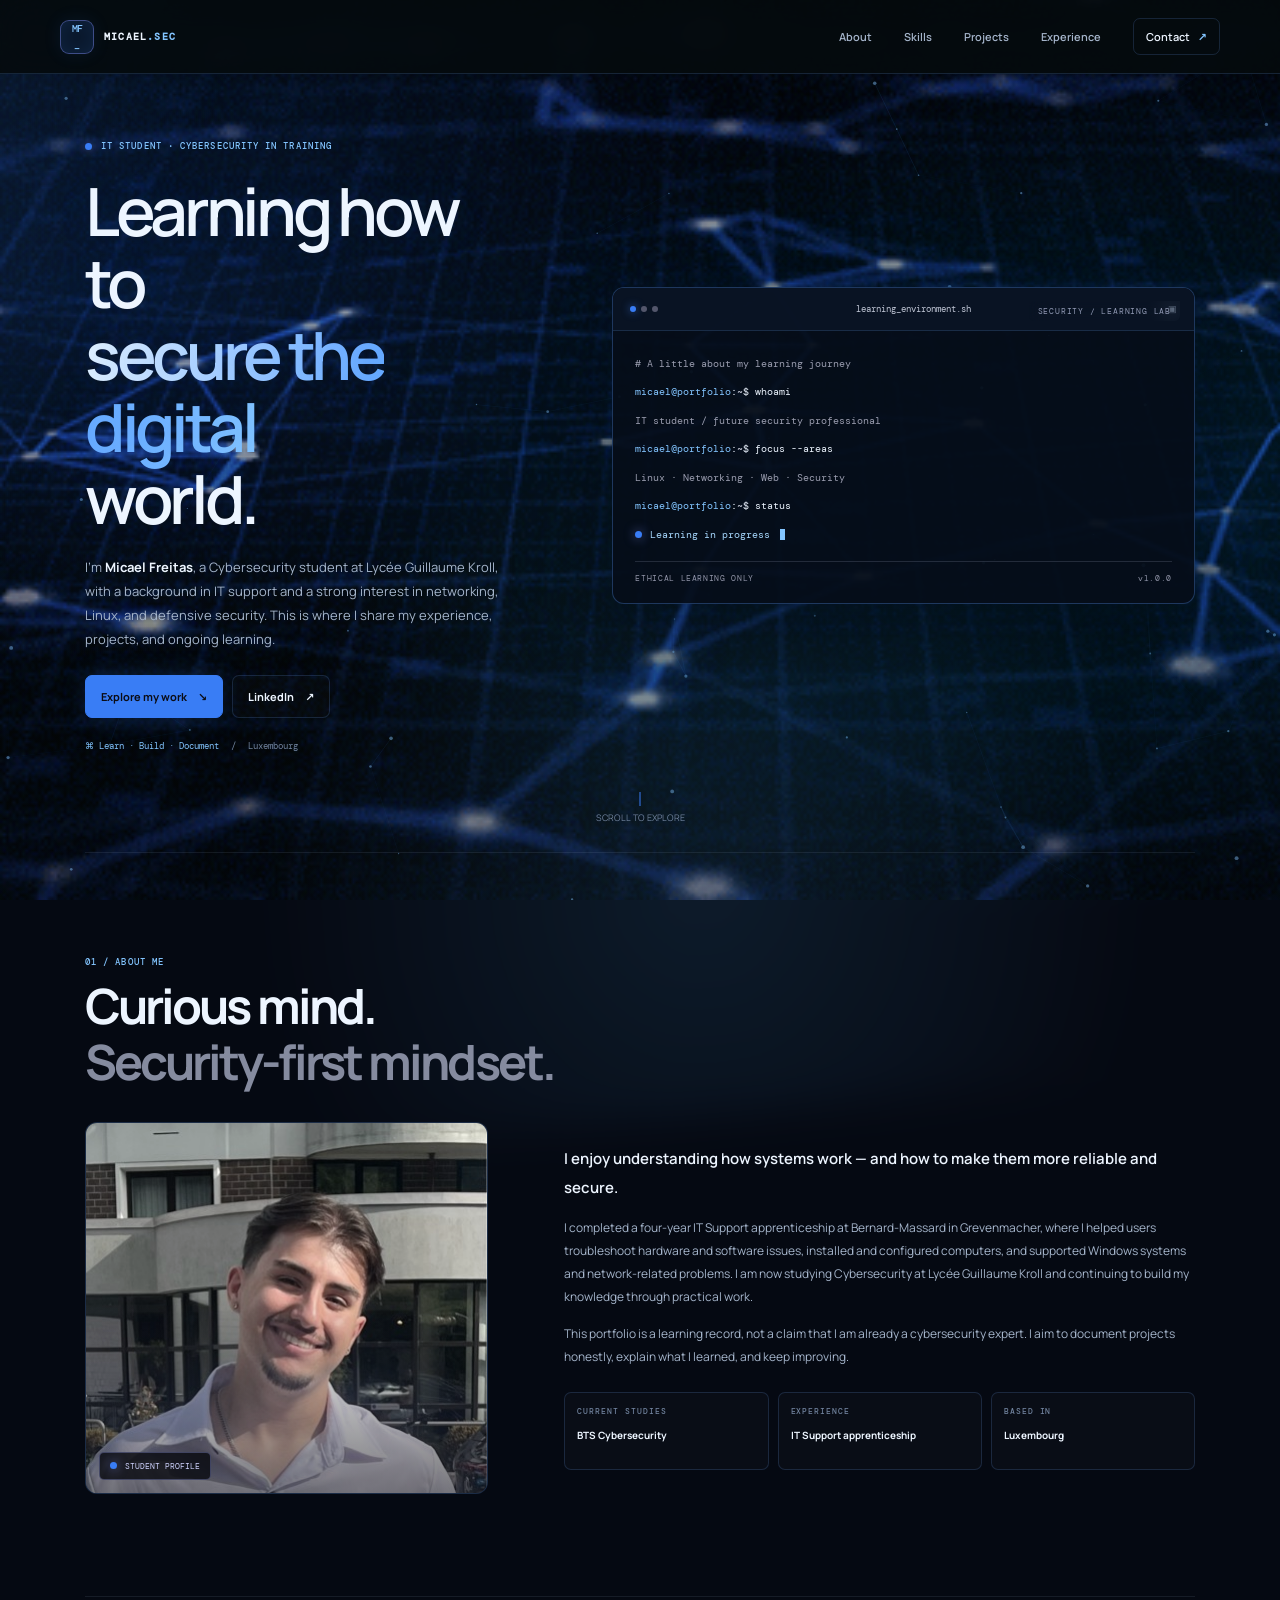
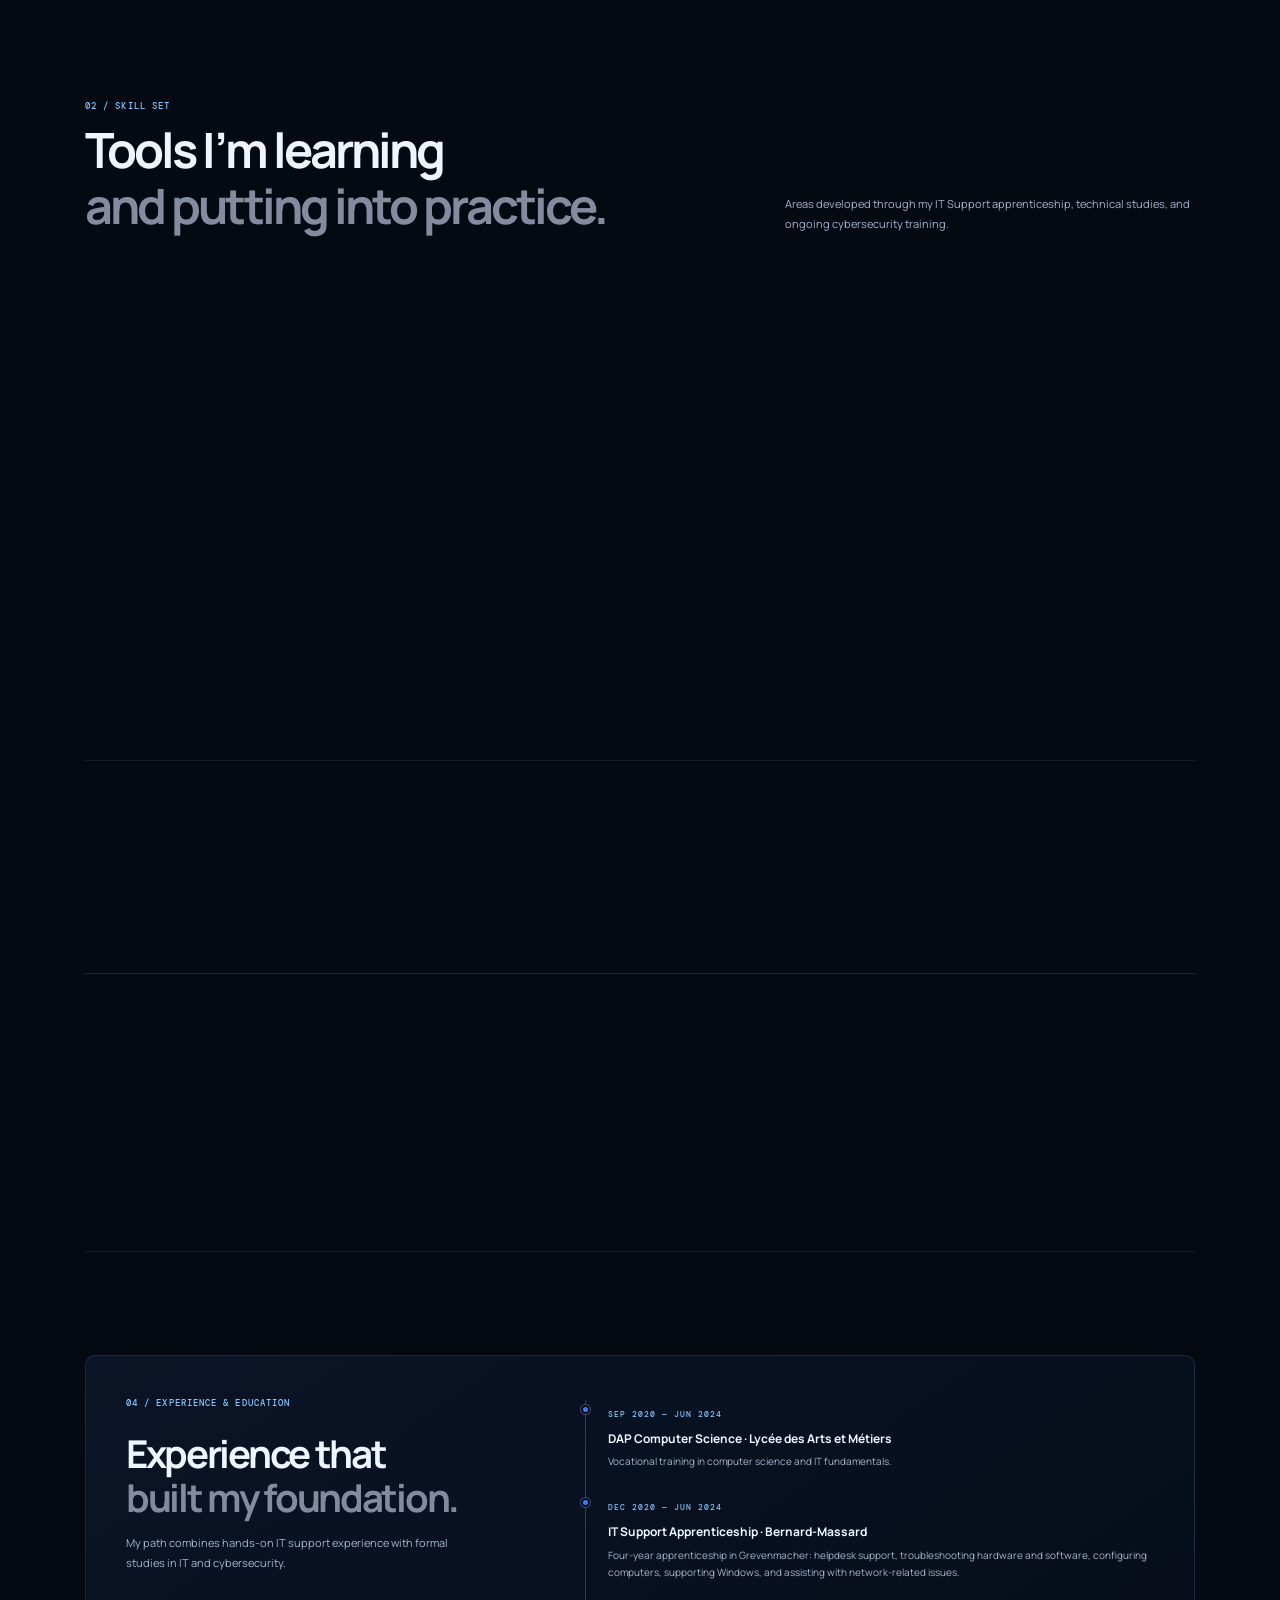
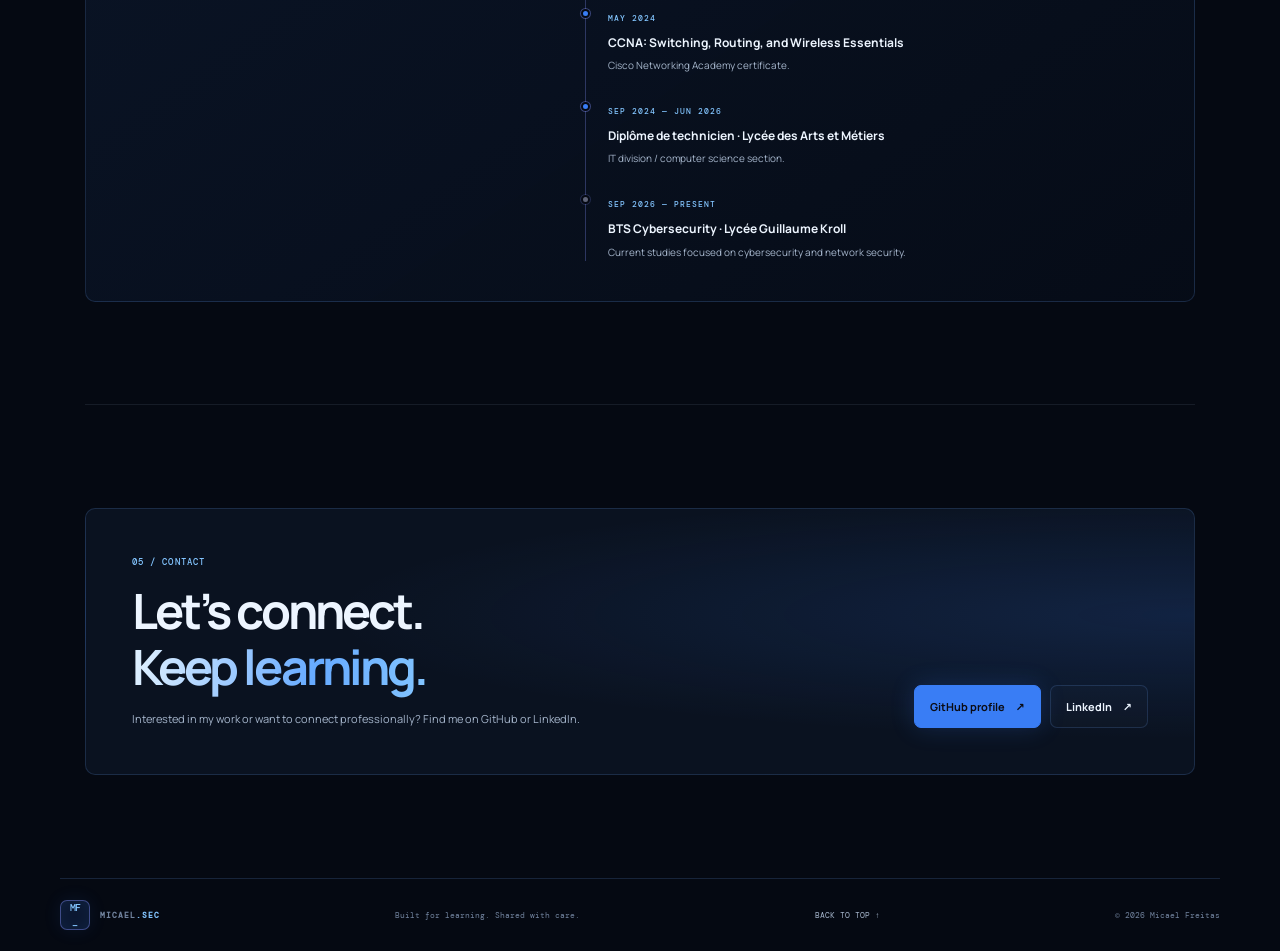
<file: index.html>
<!doctype html>
<html lang="en">
<head>
  <meta charset="utf-8">
  <meta name="viewport" content="width=device-width, initial-scale=1">
  <meta name="description" content="Micael Freitas — cybersecurity, network security, Linux and practical IT projects.">
  <meta name="theme-color" content="#07110f">
  <title>Micael Freitas — Cybersecurity Portfolio</title>
  <link rel="icon" href="assets/favicon.svg" type="image/svg+xml">
  <link rel="stylesheet" href="css/style.css">
  <script src="js/main.js" defer></script>
</head>
<body>
  <a class="skip-link" href="#main">Skip to content</a>

  <!-- Decorative background layers are hidden from assistive technology. -->
  <div class="background-grid" aria-hidden="true"></div>
  <div class="ambient ambient-one" aria-hidden="true"></div>
  <div class="ambient ambient-two" aria-hidden="true"></div>

  <!-- Site-wide brand and responsive navigation. -->
  <header class="site-header">
    <a class="brand" href="#home" aria-label="Micael Freitas home">
      <span class="brand-mark">MF<span>_</span></span>
      <span class="brand-label">MICAEL<span>.SEC</span></span>
    </a>

    <button class="menu-toggle" type="button" aria-expanded="false" aria-controls="site-nav">
      <span class="sr-only">Toggle navigation</span>
      <span></span><span></span><span></span>
    </button>

    <nav class="site-nav" id="site-nav" aria-label="Main navigation">
      <a href="#about">About</a>
      <a href="#skills">Skills</a>
      <a href="#projects">Projects</a>
      <a href="#learning">Experience</a>
      <a class="nav-contact" href="#contact">Contact <span aria-hidden="true">↗</span></a>
    </nav>
  </header>

  <main id="main">
    <!-- Introductory hero and terminal-style summary. -->
    <section class="hero section-wrap" id="home">
      <div class="hero-copy reveal">
        <p class="eyebrow"><span class="status-dot"></span> IT STUDENT · CYBERSECURITY IN TRAINING</p>
        <h1>Learning how to<br><span class="text-gradient">secure the digital</span><br>world.</h1>
        <p class="hero-intro">I'm <strong>Micael Freitas</strong>, a Cybersecurity student at Lycée Guillaume Kroll, with a background in IT support and a strong interest in networking, Linux, and defensive security. This is where I share my experience, projects, and ongoing learning.</p>
        <div class="hero-actions">
          <a class="button button-primary" href="#projects">Explore my work <span aria-hidden="true">↘</span></a>
          <a class="button button-quiet" href="https://www.linkedin.com/in/micael-freitas-517a07256/" target="_blank" rel="noopener noreferrer">LinkedIn <span aria-hidden="true">↗</span></a>
        </div>
        <div class="hero-meta">
          <span><span class="meta-icon">⌘</span> Learn · Build · Document</span>
          <span class="meta-separator">/</span>
          <span>Luxembourg</span>
        </div>
      </div>

      <div class="hero-panel reveal" aria-label="Cybersecurity learning terminal">
        <div class="terminal-top">
          <div class="terminal-lights"><i></i><i></i><i></i></div>
          <span>learning_environment.sh</span>
          <span class="terminal-lock" aria-hidden="true">▣</span>
        </div>
        <div class="terminal-body">
          <p class="terminal-muted"># A little about my learning journey</p>
          <p><span class="terminal-prompt">micael@portfolio</span>:<span class="terminal-path">~</span>$ whoami</p>
          <p class="terminal-output">IT student / future security professional</p>
          <p><span class="terminal-prompt">micael@portfolio</span>:<span class="terminal-path">~</span>$ focus --areas</p>
          <p class="terminal-output">Linux · Networking · Web · Security</p>
          <p><span class="terminal-prompt">micael@portfolio</span>:<span class="terminal-path">~</span>$ status</p>
          <p class="terminal-success"><span class="status-dot"></span> Learning in progress<span class="cursor" aria-hidden="true"></span></p>
          <div class="terminal-divider"></div>
          <div class="terminal-bottom"><span>ETHICAL LEARNING ONLY</span><span>v1.0.0</span></div>
        </div>
      </div>
      <a class="scroll-cue" href="#about"><span></span> SCROLL TO EXPLORE</a>
    </section>

    <!-- Background, experience, and learning goals. -->
    <section class="section-wrap section-block" id="about">
      <div class="section-heading reveal">
        <p class="eyebrow">01 / ABOUT ME</p>
        <h2>Curious mind.<br><span class="text-muted">Security-first mindset.</span></h2>
      </div>
      <div class="about-layout">
        <div class="about-photo reveal">
          <!-- Put your own photo at assets/profile.jpg. If you do not want a photo, remove this block. -->
          <img src="assets/profile.jpg" alt="Portrait of Micael Freitas">
          <div class="photo-fallback" aria-hidden="true"><span>MF<span>_</span></span><small>YOUR PHOTO<br>GOES HERE</small></div>
          <div class="photo-tag"><span class="status-dot"></span> STUDENT PROFILE</div>
        </div>
        <div class="about-copy reveal">
          <p class="lead">I enjoy understanding how systems work — and how to make them more reliable and secure.</p>
          <p>I completed a four-year IT Support apprenticeship at Bernard-Massard in Grevenmacher, where I helped users troubleshoot hardware and software issues, installed and configured computers, and supported Windows systems and network-related problems. I am now studying Cybersecurity at Lycée Guillaume Kroll and continuing to build my knowledge through practical work.</p>
          <p>This portfolio is a learning record, not a claim that I am already a cybersecurity expert. I aim to document projects honestly, explain what I learned, and keep improving.</p>
          <div class="about-facts">
            <div><span class="fact-label">CURRENT STUDIES</span><strong>BTS Cybersecurity</strong></div>
            <div><span class="fact-label">EXPERIENCE</span><strong>IT Support apprenticeship</strong></div>
            <div><span class="fact-label">BASED IN</span><strong>Luxembourg</strong></div>
          </div>
        </div>
      </div>
    </section>

    <!-- Technical skills and tools currently in practice. -->
    <section class="section-wrap section-block" id="skills">
      <div class="section-heading reveal">
        <p class="eyebrow">02 / SKILL SET</p>
        <h2>Tools I’m learning<br><span class="text-muted">and putting into practice.</span></h2>
        <p class="section-description">Areas developed through my IT Support apprenticeship, technical studies, and ongoing cybersecurity training.</p>
      </div>
      <div class="skill-grid">
        <article class="skill-card reveal"><div class="skill-icon">⌁</div><p class="card-index">01 / SYSTEMS</p><h3>Linux & Administration</h3><p>Shell commands, users and permissions, services, logs, and virtual machines.</p><div class="tag-list"><span>Linux</span><span>Bash</span><span>VirtualBox</span></div></article>
        <article class="skill-card reveal"><div class="skill-icon">⌘</div><p class="card-index">02 / NETWORKS</p><h3>Networking</h3><p>IP addressing, ports, DNS, firewalls, packet analysis, and network fundamentals.</p><div class="tag-list"><span>TCP/IP</span><span>DNS</span><span>Wireshark</span></div></article>
        <article class="skill-card reveal"><div class="skill-icon">⌬</div><p class="card-index">03 / WEB</p><h3>Web Development</h3><p>Building web pages and learning how frontends connect to APIs and databases.</p><div class="tag-list"><span>HTML/CSS</span><span>JavaScript</span><span>PHP</span></div></article>
        <article class="skill-card reveal"><div class="skill-icon">⛨</div><p class="card-index">04 / SECURITY</p><h3>Security Fundamentals</h3><p>Learning defensive security, access control, secure configuration, and ethical testing in labs.</p><div class="tag-list"><span>Firewalls</span><span>Hardening</span><span>Lab practice</span></div></article>
      </div>
    </section>

    <!-- Selected project with a link to its repository. -->
    <section class="section-wrap section-block" id="projects">
      <div class="section-heading project-heading reveal">
        <div><p class="eyebrow">03 / SELECTED WORK</p><h2>Projects & <span class="text-muted">practice.</span></h2></div>
        <span class="small-counter">01 — 03</span>
      </div>
      <div class="project-list">
        <article class="project-card reveal">
          <div class="project-number">01</div>
          <div class="project-main"><div class="project-topline"><span class="project-type">WEB DEVELOPMENT</span><span class="project-status">EXISTING PROJECT</span></div><h3>Webap1 Project</h3><p>A web project from my studies. Explore the repository to see the implementation and files.</p><div class="tag-list"><span>JavaScript</span><span>Web</span><span>School project</span></div></div>
          <a class="project-link" href="https://github.com/FreMi185/Webap1_Projekt" target="_blank" rel="noopener noreferrer" aria-label="Open Webap1 Project on GitHub">↗</a>
        </article>
      </div>
    </section>

    <!-- Education and work experience, shown as a timeline. -->
    <section class="section-wrap section-block" id="learning">
      <div class="learning-panel reveal">
        <div><p class="eyebrow">04 / EXPERIENCE & EDUCATION</p><h2>Experience that<br><span class="text-muted">built my foundation.</span></h2><p>My path combines hands-on IT support experience with formal studies in IT and cybersecurity.</p></div>
        <div class="log-list">
          <div class="log-entry"><span class="log-dot"></span><div><span class="log-date">SEP 2020 — JUN 2024</span><h3>DAP Computer Science · Lycée des Arts et Métiers</h3><p>Vocational training in computer science and IT fundamentals.</p></div></div>
          <div class="log-entry"><span class="log-dot"></span><div><span class="log-date">DEC 2020 — JUN 2024</span><h3>IT Support Apprenticeship · Bernard-Massard</h3><p>Four-year apprenticeship in Grevenmacher: helpdesk support, troubleshooting hardware and software, configuring computers, supporting Windows, and assisting with network-related issues.</p></div></div>
          <div class="log-entry"><span class="log-dot"></span><div><span class="log-date">MAY 2024</span><h3>CCNA: Switching, Routing, and Wireless Essentials</h3><p>Cisco Networking Academy certificate.</p></div></div>
          <div class="log-entry"><span class="log-dot"></span><div><span class="log-date">SEP 2024 — JUN 2026</span><h3>Diplôme de technicien · Lycée des Arts et Métiers</h3><p>IT division / computer science section.</p></div></div>
          <div class="log-entry"><span class="log-dot log-dot-dim"></span><div><span class="log-date">SEP 2026 — PRESENT</span><h3>BTS Cybersecurity · Lycée Guillaume Kroll</h3><p>Current studies focused on cybersecurity and network security.</p></div></div>
        </div>
      </div>
    </section>

    <!-- Professional contact links. -->
    <section class="section-wrap section-block contact-section" id="contact">
      <div class="contact-box reveal">
        <p class="eyebrow">05 / CONTACT</p>
        <h2>Let’s connect.<br><span class="text-gradient">Keep learning.</span></h2>
        <p>Interested in my work or want to connect professionally? Find me on GitHub or LinkedIn.</p>
        <div class="hero-actions">
          <a class="button button-primary" href="https://github.com/FreMi185" target="_blank" rel="noopener noreferrer">GitHub profile <span aria-hidden="true">↗</span></a>
          <a class="button button-quiet" href="https://www.linkedin.com/in/micael-freitas-517a07256/" target="_blank" rel="noopener noreferrer">LinkedIn <span aria-hidden="true">↗</span></a>
        </div>
      </div>
    </section>
  </main>

  <!-- Shared links and copyright information. -->
  <footer class="site-footer section-wrap">
    <a class="brand brand-small" href="#home"><span class="brand-mark">MF<span>_</span></span><span class="brand-label">MICAEL<span>.SEC</span></span></a>
    <p>Built for learning. Shared with care.</p>
    <a href="#home" class="back-top">BACK TO TOP ↑</a>
    <p class="copyright">© <span id="year">2026</span> Micael Freitas</p>
  </footer>
</body>
</html>
</file>
<file: css/style.css>
@import url('https://fonts.googleapis.com/css2?family=DM+Mono:wght@400;500&family=Manrope:wght@400;500;600;700;800&display=swap');

:root {
  color-scheme: dark;
  --black: #050912;
  --surface: #0a1220;
  --surface-2: #101d30;
  --white: #edf5ff;
  --gray: #a5b5cb;
  --gray-low: #71839e;
  --stroke: rgba(105, 163, 240, .18);
  --blue: #397df5;
  --blue-bright: #83c5ff;
  --blue-wash: rgba(57, 125, 245, .12);
  --sans: 'Manrope', Inter, system-ui, -apple-system, BlinkMacSystemFont, 'Segoe UI', sans-serif;
  --mono: 'DM Mono', ui-monospace, SFMono-Regular, Consolas, monospace;
  --page: 1160px;
}

* { box-sizing: border-box; }
html { scroll-behavior: smooth; scroll-padding-top: 90px; background: var(--black); }
body {
  min-width: 320px;
  margin: 0;
  overflow-x: hidden;
  color: var(--white);
  background: radial-gradient(ellipse at 68% 8%, rgba(69, 74, 145, .16), transparent 38rem), var(--black);
  font: 400 14px/1.75 var(--sans);
  -webkit-font-smoothing: antialiased;
}
::selection { color: white; background: #5968dd; }
a { color: inherit; transition: color .2s ease, background .2s ease, border-color .2s ease, transform .2s ease; }
button { color: inherit; font: inherit; }
:focus-visible { outline: 2px solid var(--blue-bright); outline-offset: 4px; }
.sr-only { position: absolute; width: 1px; height: 1px; padding: 0; margin: -1px; overflow: hidden; clip: rect(0,0,0,0); white-space: nowrap; border: 0; }
.skip-link { position: fixed; z-index: 100; top: 12px; left: 12px; padding: 10px 14px; color: #080910; background: var(--blue-bright); transform: translateY(-150%); }
.skip-link:focus { transform: translateY(0); }

/* Decorative layers: animated grid, glow, and GIF background. */
.background-grid { position: fixed; inset: 0; z-index: -2; pointer-events: none; opacity: .13; background-image: radial-gradient(rgba(180,190,220,.55) .7px,transparent .7px); background-size: 34px 34px; mask-image: linear-gradient(#000,transparent 84%); }
.ambient { position: fixed; z-index: -1; width: 34rem; height: 34rem; border-radius: 50%; pointer-events: none; filter: blur(2px); }
.ambient-one { top: 12rem; left: -29rem; border: 1px solid rgba(130,145,255,.1); background: radial-gradient(circle,rgba(130,145,255,.08),transparent 70%); }
.ambient-two { top: 68rem; right: -28rem; border: 1px solid rgba(130,145,255,.07); background: radial-gradient(circle,rgba(130,145,255,.06),transparent 70%); }

.site-header { position: sticky; z-index: 20; top: 0; display: flex; min-height: 74px; align-items: center; justify-content: space-between; padding: 0 max(25px,calc((100vw - var(--page))/2)); border-bottom: 1px solid rgba(180,190,220,.08); background: rgba(9,10,16,.78); backdrop-filter: blur(16px); }
.brand { display: inline-flex; align-items: center; gap: 10px; flex: 0 0 auto; text-decoration: none; }
.brand-mark { display: grid; width: 34px; height: 34px; place-items: center; border: 1px solid rgba(130,145,255,.44); border-radius: 9px; color: var(--blue-bright); background: var(--blue-wash); font: 500 10px var(--mono); letter-spacing: -.08em; }
.brand-mark span, .brand-label span { color: var(--blue-bright); }
.brand-label { font: 700 10px var(--mono); letter-spacing: .12em; }
.site-nav { display: flex; align-items: center; gap: clamp(17px,2.6vw,32px); }
.site-nav a { color: var(--gray); font-size: 11px; font-weight: 600; text-decoration: none; }
.site-nav a:hover { color: var(--white); }
.site-nav .nav-contact { padding: 8px 12px; border: 1px solid var(--stroke); border-radius: 7px; color: var(--white); }
.nav-contact span { margin-left: 6px; color: var(--blue-bright); }
.menu-toggle { display: none; }
.section-wrap { width: min(var(--page),calc(100% - 50px)); margin-inline: auto; }

/* Header and navigation */
/* Hero and reusable buttons */
.hero { position: relative; display: grid; min-height: min(820px,calc(100svh - 74px)); grid-template-columns: minmax(0,.86fr) minmax(420px,1.14fr); align-items: center; gap: clamp(44px,7vw,88px); padding-block: 65px 100px; }
.hero-copy { max-width: 520px; }
.eyebrow, .card-index, .project-type, .project-status, .fact-label, .log-date, .small-counter { color: var(--blue-bright); font: 500 9px/1.6 var(--mono); letter-spacing: .12em; text-transform: uppercase; }
.eyebrow { display: flex; align-items: center; gap: 9px; margin: 0 0 22px; }
.status-dot { display: inline-block; width: 7px; height: 7px; flex: 0 0 auto; border-radius: 50%; background: var(--blue); box-shadow: 0 0 11px rgba(130,145,255,.65); }
.hero h1 { max-width: 100%; margin: 0; font-size: clamp(2.8rem,5.2vw,5.2rem); font-weight: 600; line-height: 1.08; letter-spacing: -.065em; overflow-wrap: break-word; text-wrap: balance; }
.text-gradient { color: var(--blue-bright); background: linear-gradient(100deg,#b6beff,var(--blue) 72%,#8ba8ff); -webkit-background-clip: text; background-clip: text; -webkit-text-fill-color: transparent; }
.text-muted { color: #858b9f; }
.hero-intro { max-width: 490px; margin: 20px 0 24px; color: var(--gray); font-size: 13px; line-height: 1.85; }
.hero-intro strong { color: var(--white); }
.hero-actions { display: flex; flex-wrap: wrap; gap: 9px; }
.button { display: inline-flex; min-height: 43px; align-items: center; justify-content: center; gap: 11px; padding: 0 15px; border: 1px solid transparent; border-radius: 7px; font-size: 11px; font-weight: 700; text-decoration: none; }
.button-primary { border-color: var(--blue); color: #0b0c14; background: var(--blue); }
.button-primary:hover { transform: translateY(-2px); border-color: var(--blue-bright); background: var(--blue-bright); }
.button-quiet { border-color: var(--stroke); color: var(--white); background: rgba(255,255,255,.015); }
.button-quiet:hover { border-color: rgba(130,145,255,.5); color: var(--blue-bright); }
.hero-meta { display: flex; flex-wrap: wrap; gap: 9px 12px; margin-top: 22px; color: var(--gray-low); font: 9px var(--mono); }
.hero-meta > span:first-child { color: var(--blue-bright); }
.scroll-cue { position: absolute; bottom: 28px; left: 50%; display: grid; justify-items: center; gap: 5px; color: var(--gray-low); font: 9px var(--sans); text-decoration: none; transform: translateX(-50%); }
.scroll-cue span { display: block; width: 1px; height: 14px; background: var(--blue); }
.scroll-cue:hover { color: var(--gray); }

/* Terminal card */
.hero-panel { position: relative; display: flex; min-height: clamp(400px,42vw,510px); flex-direction: column; justify-content: space-between; overflow: hidden; border: 1px solid rgba(166,177,255,.2); border-radius: 15px; background: #0b0c12; box-shadow: 0 35px 100px rgba(0,0,0,.4); isolation: isolate; }
.hero-portrait, .hero-image-shade { position: absolute; z-index: -1; inset: 0; width: 100%; height: 100%; }
.hero-portrait { object-fit: cover; object-position: center 28%; filter: saturate(.62) contrast(1.08) brightness(.72); }
.hero-image-shade { background: linear-gradient(180deg,rgba(8,9,15,.24),transparent 34%,rgba(8,9,15,.18) 54%,rgba(8,9,15,.94) 100%),linear-gradient(90deg,rgba(8,9,15,.18),transparent 65%); }
.hero-panel::before { position: absolute; z-index: 2; top: 0; right: 18px; padding: 5px 9px; border: 1px solid rgba(190,197,255,.23); border-top: 0; border-radius: 0 0 5px 5px; color: #d0d4ff; background: rgba(9,10,17,.6); content: 'SECURITY / LEARNING LAB'; font: 8px var(--mono); letter-spacing: .1em; backdrop-filter: blur(10px); }
.terminal-top { position: relative; z-index: 1; display: flex; align-items: center; justify-content: space-between; gap: 12px; margin: 15px; padding: 11px 13px; border: 1px solid rgba(240,240,255,.13); border-radius: 7px; color: #e0e1eb; background: rgba(9,10,17,.52); font: 9px var(--mono); backdrop-filter: blur(12px); }
.terminal-lights { display: flex; gap: 5px; }
.terminal-lights i { width: 6px; height: 6px; border-radius: 50%; background: #53566b; }
.terminal-lights i:first-child { background: var(--blue); box-shadow: 0 0 8px rgba(130,145,255,.6); }
.terminal-lock { color: var(--gray); }
.terminal-body { position: relative; z-index: 1; margin-top: auto; padding: 25px 23px 19px; background: linear-gradient(0deg,rgba(8,9,15,.95),rgba(8,9,15,.74) 72%,transparent); font: 10px/1.85 var(--mono); }
.terminal-body p { margin: 0 0 10px; overflow-wrap: anywhere; }
.terminal-muted, .terminal-output { color: #9a9daf; }
.terminal-prompt { color: var(--blue-bright); }
.terminal-path { color: #e1e3f0; }
.terminal-success { display: flex; align-items: center; gap: 8px; color: #c6cbff; }
.terminal-divider { height: 1px; margin: 17px 0 11px; background: rgba(220,225,255,.14); }
.terminal-bottom { display: flex; justify-content: space-between; gap: 10px; color: #9296aa; font: 8px var(--mono); letter-spacing: .08em; }
.cursor { width: 5px; height: 11px; margin-left: 2px; background: var(--blue-bright); animation: blink 1.1s steps(2,start) infinite; }
@keyframes blink { to { visibility: hidden; } }

/* Content sections: about, skills, projects, experience, and contact */
.section-block { padding-block: clamp(70px,8vw,105px); border-top: 1px solid rgba(180,190,220,.1); }
.section-heading { display: grid; grid-template-columns: 1fr auto; align-items: end; gap: 8px 25px; margin-bottom: 32px; }
.section-heading .eyebrow { grid-column: 1/-1; margin-bottom: 0; }
.section-heading h2, .learning-panel h2, .contact-box h2 { margin: 0; font-size: clamp(1.9rem,3.8vw,3.1rem); line-height: 1.15; letter-spacing: -.06em; }
.section-description { max-width: 410px; margin: 0; color: var(--gray); font-size: 11px; line-height: 1.8; }
/* About section and profile image fallback */
.about-layout { display: grid; grid-template-columns: minmax(240px,.78fr) minmax(0,1.22fr); align-items: center; gap: clamp(30px,6vw,76px); }
.about-photo { position: relative; min-height: 370px; overflow: hidden; border: 1px solid var(--stroke); border-radius: 12px; background: var(--surface); }
.about-photo img { display: block; width: 100%; height: 370px; object-fit: cover; object-position: center 32%; filter: saturate(.7) contrast(1.05); }
.photo-fallback { display: none; width: 100%; height: 370px; place-content: center; justify-items: center; gap: 13px; color: var(--blue-bright); background: radial-gradient(circle,rgba(130,145,255,.14),transparent 68%),var(--surface); }
.photo-fallback > span { font: 500 50px var(--mono); }
.photo-fallback small { color: var(--gray-low); font: 8px/1.6 var(--mono); letter-spacing: .13em; text-align: center; }
.about-photo::after { position: absolute; inset: 48% 0 0; background: linear-gradient(transparent,rgba(8,9,16,.55)); content: ''; pointer-events: none; }
.photo-tag { position: absolute; z-index: 1; bottom: 13px; left: 13px; display: flex; align-items: center; gap: 8px; padding: 8px 10px; border: 1px solid rgba(166,177,255,.3); border-radius: 5px; color: #d0d4ff; background: rgba(9,10,16,.82); font: 8px var(--mono); }
.about-copy { color: var(--gray); font-size: 12px; line-height: 1.9; }
.about-copy p { margin: 0 0 15px; }
.about-copy .lead { color: var(--white); font-size: 15px; font-weight: 600; }
.about-facts { display: grid; grid-template-columns: repeat(3,minmax(0,1fr)); gap: 9px; margin-top: 23px; }
.about-facts > div { min-height: 78px; padding: 12px; border: 1px solid var(--stroke); border-radius: 7px; background: rgba(255,255,255,.018); }
.fact-label { display: block; margin-bottom: 6px; color: var(--gray-low); font-size: 8px; }
.about-facts strong { color: var(--white); font-size: 10px; line-height: 1.5; }

/* Skill and project cards */
.skill-grid { display: grid; grid-template-columns: repeat(2,minmax(0,1fr)); gap: 12px; }
.skill-card, .learning-panel, .contact-box { border: 1px solid var(--stroke); border-radius: 10px; background: linear-gradient(145deg,rgba(20,22,33,.9),rgba(13,14,21,.94)); }
.skill-card { position: relative; min-height: 190px; padding: 21px; transition: transform .2s ease,border-color .2s ease,background .2s ease; }
.skill-card::before { position: absolute; top: 0; left: 20px; width: 30px; height: 2px; border-radius: 0 0 2px 2px; background: var(--blue); content: ''; }
.skill-card:hover { transform: translateY(-3px); border-color: rgba(130,145,255,.4); background: var(--surface-2); }
.skill-icon { color: var(--blue-bright); font: 20px var(--mono); }
.card-index { margin: 12px 0 0; color: var(--gray-low); font-size: 8px; }
.skill-card h3 { margin: 7px 0; font-size: 14px; letter-spacing: -.02em; }
.skill-card > p:not(.card-index) { margin: 0; color: var(--gray); font-size: 11px; line-height: 1.8; }
.tag-list { display: flex; flex-wrap: wrap; gap: 6px; margin-top: 13px; }
.tag-list span { padding: 4px 7px; border: 1px solid var(--stroke); border-radius: 4px; color: #c5c9d8; background: rgba(130,145,255,.045); font: 8px var(--mono); }

.project-heading { grid-template-columns: 1fr auto; }
.project-heading .eyebrow { margin-bottom: 7px; }
.small-counter { color: var(--gray-low); }
.project-list { border-top: 1px solid var(--stroke); }
.project-card { display: grid; grid-template-columns: 45px minmax(0,1fr) 40px; align-items: start; gap: 16px; padding: 25px 7px; border-bottom: 1px solid var(--stroke); transition: background .2s ease; }
.project-card:hover { background: linear-gradient(90deg,rgba(130,145,255,.06),transparent 72%); }
.project-number { padding-top: 3px; color: var(--blue-bright); font: 11px var(--mono); }
.project-topline { display: flex; flex-wrap: wrap; align-items: center; gap: 9px; }
.project-type { font-size: 8px; }
.project-status { padding: 3px 6px; border: 1px solid var(--stroke); border-radius: 4px; color: var(--gray-low); font-size: 7px; }
.project-card h3 { margin: 8px 0 5px; font-size: clamp(1.1rem,2vw,1.4rem); letter-spacing: -.035em; }
.project-card p { max-width: 680px; margin: 0; color: var(--gray); font-size: 11px; line-height: 1.8; }
.project-link { display: grid; width: 36px; height: 36px; place-items: center; border: 1px solid var(--stroke); border-radius: 6px; color: var(--white); font-size: 16px; text-decoration: none; }
.project-link:hover { transform: translateY(-2px); border-color: rgba(130,145,255,.48); color: var(--blue-bright); }

/* Experience timeline and contact panel */
.learning-panel { display: grid; grid-template-columns: minmax(230px,.8fr) minmax(0,1.2fr); gap: clamp(30px,6vw,72px); padding: clamp(24px,4vw,40px); }
.learning-panel h2 { margin-bottom: 13px; font-size: clamp(1.75rem,3vw,2.5rem); }
.learning-panel > div:first-child > p:last-child { max-width: 340px; margin: 0; color: var(--gray); font-size: 11px; line-height: 1.8; }
.log-list { margin: 4px 0 0 5px; padding-left: 22px; border-left: 1px solid rgba(130,145,255,.3); }
.log-entry { position: relative; padding: 0 0 22px; }
.log-entry:last-child { padding-bottom: 0; }
.log-dot { position: absolute; top: 5px; left: -27px; width: 9px; height: 9px; border: 2px solid var(--black); border-radius: 50%; background: var(--blue); box-shadow: 0 0 0 1px rgba(130,145,255,.4); }
.log-dot-dim { background: #5f6478; box-shadow: 0 0 0 1px rgba(130,145,255,.2); }
.log-date { color: var(--blue-bright); font-size: 8px; }
.log-entry h3 { margin: 5px 0; font-size: 12px; line-height: 1.6; }
.log-entry p { margin: 0; color: var(--gray); font-size: 10px; line-height: 1.75; }

.contact-box { display: grid; grid-template-columns: 1fr auto; align-items: end; gap: 14px 30px; padding: clamp(25px,4.5vw,46px); background: radial-gradient(ellipse at 100% 40%,rgba(130,145,255,.13),transparent 55%),var(--surface); }
.contact-box > .eyebrow { grid-column: 1/-1; margin: 0; }
.contact-box h2 { grid-column: 1; }
.contact-box > p:not(.eyebrow) { grid-column: 1; max-width: 460px; margin: 0; color: var(--gray); font-size: 11px; }
.contact-box .hero-actions { grid-column: 2; grid-row: 2/4; }
.site-footer { display: flex; align-items: center; justify-content: space-between; gap: 15px; padding-block: 21px; border-top: 1px solid var(--stroke); color: var(--gray-low); }
.brand-small .brand-mark { width: 30px; height: 30px; border-radius: 7px; }
.brand-small .brand-label { font-size: 8px; }
.site-footer p { margin: 0; font: 8px var(--mono); }
.back-top { color: var(--gray); font: 8px var(--mono); text-decoration: none; }
.back-top:hover { color: var(--blue-bright); }

/* Scroll reveal and responsive layouts */
.reveal { opacity: 0; transform: translateY(13px); transition: opacity .55s ease,transform .55s ease; }
.reveal.is-visible { opacity: 1; transform: translateY(0); }

@media (max-width: 900px) {
  .hero { min-height: auto; grid-template-columns: minmax(0,1fr); gap: 35px; padding-block: 76px 95px; }
  .hero-copy { max-width: 680px; }
  .hero-panel { width: min(100%,700px); min-height: 470px; }
  .learning-panel { grid-template-columns: 1fr; gap: 27px; }
}
@media (max-width: 680px) {
  html { scroll-padding-top: 72px; }
  .section-wrap { width: min(100% - 34px,var(--page)); }
  .site-header { min-height: 66px; padding-inline: 17px; }
  .menu-toggle { display: flex; width: 40px; height: 40px; flex-direction: column; align-items: center; justify-content: center; gap: 5px; border: 1px solid var(--stroke); border-radius: 7px; background: transparent; cursor: pointer; }
  .menu-toggle > span:not(.sr-only) { width: 16px; height: 1px; background: var(--white); transition: transform .2s ease,opacity .2s ease; }
  .menu-toggle[aria-expanded="true"] > span:nth-last-child(3) { transform: translateY(6px) rotate(45deg); }
  .menu-toggle[aria-expanded="true"] > span:nth-last-child(2) { opacity: 0; }
  .menu-toggle[aria-expanded="true"] > span:nth-last-child(1) { transform: translateY(-6px) rotate(-45deg); }
  .site-nav { position: absolute; top: calc(100% + 1px); right: 0; left: 0; display: none; align-items: stretch; gap: 0; padding: 8px 17px 16px; border-bottom: 1px solid var(--stroke); background: rgba(9,10,16,.98); }
  .site-nav.is-open { display: flex; flex-direction: column; }
  .site-nav a { padding: 11px 4px; border-bottom: 1px solid var(--stroke); font-size: 12px; }
  .site-nav .nav-contact { margin-top: 8px; padding: 9px 11px; border: 1px solid var(--stroke); }
  .hero { gap: 27px; padding-block: 57px 85px; }
  .hero h1 { font-size: clamp(2.35rem,10.2vw,3.45rem); line-height: 1.08; letter-spacing: -.06em; }
  .hero-intro { margin-block: 17px 21px; font-size: 12px; }
  .hero-panel { min-height: 400px; border-radius: 11px; }
  .terminal-body { padding: 21px 17px 16px; font-size: 9px; }
  .section-block { padding-block: 62px; }
  .section-heading { grid-template-columns: 1fr; gap: 8px; margin-bottom: 25px; }
  .section-heading h2, .project-heading h2 { font-size: clamp(1.85rem,8.8vw,2.65rem); }
  .section-description { margin-top: 4px; }
  .about-layout { grid-template-columns: 1fr; gap: 22px; }
  .about-photo { min-height: 300px; }
  .about-photo img, .photo-fallback { height: 340px; }
  .about-facts { grid-template-columns: 1fr; }
  .about-facts > div { min-height: auto; }
  .skill-grid { grid-template-columns: 1fr; }
  .skill-card { min-height: 0; }
  .project-heading { grid-template-columns: 1fr auto; align-items: end; }
  .project-card { grid-template-columns: 27px minmax(0,1fr); gap: 9px; padding: 20px 3px; }
  .project-main { min-width: 0; }
  .project-link { grid-column: 2; grid-row: 2; width: 33px; height: 33px; }
  .project-status { font-size: 6px; }
  .learning-panel { padding: 21px 16px; }
  .contact-box { grid-template-columns: 1fr; align-items: start; gap: 13px; }
  .contact-box > .eyebrow, .contact-box h2, .contact-box > p:not(.eyebrow), .contact-box .hero-actions { grid-column: 1; grid-row: auto; }
  .contact-box h2 { font-size: clamp(1.9rem,9.5vw,2.8rem); }
  .site-footer { flex-wrap: wrap; justify-content: space-between; }
  .site-footer > p:first-of-type { display: none; }
  .copyright { margin-left: auto !important; }
}
@media (prefers-reduced-motion: reduce) {
  *,*::before,*::after { scroll-behavior: auto !important; animation-duration: .01ms !important; animation-iteration-count: 1 !important; transition-duration: .01ms !important; }
  .reveal { opacity: 1; transform: none; }
}

/* Show the existing command-line content as the hero visual. */
.hero-panel {
  display: block;
  height: auto;
  min-height: 0;
  overflow: hidden;
  border: 1px solid rgba(130,145,255,.28);
  border-radius: 12px;
  background: #0d111a;
  box-shadow: 0 24px 70px rgba(0,0,0,.35);
}
.hero-portrait, .hero-image-shade { display: none; }
.hero-panel::before { top: 13px; right: 14px; border: 0; color: #929ab5; background: transparent; font-size: 8px; }
.terminal-top {
  margin: 0;
  padding: 15px 17px;
  border: 0;
  border-bottom: 1px solid rgba(180,190,220,.12);
  border-radius: 0;
  background: #131824;
  color: #c3c9d8;
  backdrop-filter: none;
}
.terminal-body {
  display: block;
  margin: 0;
  padding: 24px 22px 20px;
  background: transparent;
  font-size: 10px;
  line-height: 1.85;
}
@media (max-width: 680px) {
  .hero-panel { width: 100%; min-height: 0; height: auto; }
  .terminal-body { padding: 20px 16px 17px; font-size: 9px; }
}

/* Theme details shared by the GIF background, cards, and terminal. */
/* The canvas is decorative and never intercepts links or other input. */
.network-canvas {
  position: fixed;
  z-index: 0;
  inset: 0;
  display: block;
  pointer-events: none;
  opacity: .72;
}

main, .site-footer { position: relative; z-index: 1; }

body {
  background:
    radial-gradient(ellipse at 76% 8%, rgba(30, 94, 180, .2), transparent 38rem),
    linear-gradient(180deg, rgba(4, 12, 14, .82), rgba(5, 11, 13, .97)),
    var(--black);
}

/* Use the uploaded looping GIF as the page-wide animated background. */
body {
  background-image:
    linear-gradient(rgba(5, 11, 13, .38), rgba(5, 11, 13, .52)),
    url("../assets/giphy-2.gif");
  background-position: center;
  background-size: cover;
  background-repeat: no-repeat;
  background-attachment: fixed;
}

.background-grid {
  z-index: -1;
  opacity: .19;
  background-image:
    linear-gradient(rgba(80, 153, 255, .075) 1px, transparent 1px),
    linear-gradient(90deg, rgba(80, 153, 255, .075) 1px, transparent 1px);
  background-size: 54px 54px;
  mask-image: linear-gradient(#000 0%, transparent 90%);
  animation: grid-drift 32s linear infinite;
}

.ambient-one { border-color: rgba(79, 155, 255, .2); background: radial-gradient(circle, rgba(25, 104, 226, .15), transparent 70%); animation: ambient-float 18s ease-in-out infinite alternate; }
.ambient-two { border-color: rgba(65, 163, 255, .15); background: radial-gradient(circle, rgba(25, 104, 226, .12), transparent 70%); animation: ambient-float 23s ease-in-out infinite alternate-reverse; }

.site-header { border-color: rgba(105, 163, 240, .16); background: rgba(5, 9, 18, .86); }
.brand-mark { box-shadow: inset 0 0 18px rgba(57, 125, 245, .1), 0 0 18px rgba(57, 125, 245, .1); }
.hero h1 { text-shadow: 0 0 36px rgba(57, 125, 245, .12); }
.text-gradient { background-image: linear-gradient(100deg, #e4f3ff, #66aaff 62%, #83c5ff); }
.button-primary { box-shadow: 0 0 24px rgba(57, 125, 245, .2); }
.button-primary:hover { box-shadow: 0 0 30px rgba(57, 125, 245, .38); }
.hero-panel { border-color: rgba(91, 157, 255, .3); background: rgba(6, 13, 25, .94); box-shadow: 0 25px 90px rgba(0, 0, 0, .46), 0 0 50px rgba(15, 77, 160, .12); }
.terminal-top { border-bottom-color: rgba(105, 163, 240, .17); background: rgba(10, 20, 37, .94); }
.terminal-lights i:first-child { background: var(--blue); box-shadow: 0 0 9px rgba(57, 125, 245, .75); }
.terminal-success { color: #a8d9ff; }
.skill-card, .learning-panel, .contact-box { background: linear-gradient(145deg, rgba(11, 22, 40, .93), rgba(6, 12, 24, .96)); }
.skill-card:hover { box-shadow: 0 14px 38px rgba(0, 0, 0, .24), 0 0 26px rgba(57, 125, 245, .1); }
.tag-list span { background: rgba(57, 125, 245, .07); }
.contact-box { background: radial-gradient(ellipse at 100% 40%, rgba(57, 125, 245, .16), transparent 55%), var(--surface); }

/* Soft entrance motion keeps the page lively without distracting from reading. */
@keyframes grid-drift { to { background-position: 54px 54px; } }
@keyframes ambient-float { from { transform: translate3d(0, -10px, 0) scale(.96); } to { transform: translate3d(12px, 18px, 0) scale(1.04); } }

@media (prefers-reduced-motion: reduce) {
  .background-grid, .ambient-one, .ambient-two { animation: none; }
}

/* Top-bar navigation layout across desktop and mobile. */
.site-header {
  position: sticky;
  inset: 0 0 auto;
  width: 100%;
  min-height: 74px;
  flex-direction: row;
  align-items: center;
  justify-content: space-between;
  gap: 20px;
  padding: 0 max(25px, calc((100vw - var(--page)) / 2));
  border-right: 0;
  border-bottom: 1px solid var(--stroke);
  background: rgba(5, 11, 13, .88);
  backdrop-filter: blur(16px);
}

.site-nav {
  display: flex;
  flex-direction: row;
  align-items: center;
  gap: clamp(17px, 2.6vw, 32px);
}

.site-nav a { padding: 8px 0; }
.site-nav .nav-contact { margin-top: 0; padding: 8px 12px; }
main, .site-footer { width: min(var(--page), calc(100% - 50px)); margin-inline: auto; }
.hero { min-height: min(760px, calc(100svh - 74px)); }

/* A slow diagonal light sweep makes the background motion easy to notice. */
body::before {
  position: fixed;
  z-index: 0;
  inset: -45% -30%;
  pointer-events: none;
  content: "";
  background: linear-gradient(115deg, transparent 38%, rgba(87, 164, 255, .08) 48%, rgba(87, 164, 255, .18) 50%, rgba(87, 164, 255, .08) 52%, transparent 62%);
  transform: translateX(-45%);
  animation: cyber-sweep 14s ease-in-out infinite;
}

/* Diffused moving light gives the particle field a deeper, cinematic feel. */
body::after {
  position: fixed;
  z-index: 0;
  inset: -28%;
  pointer-events: none;
  content: "";
  background:
    radial-gradient(ellipse at 28% 38%, rgba(31, 112, 244, .15), transparent 32%),
    radial-gradient(ellipse at 73% 58%, rgba(0, 125, 190, .18), transparent 36%),
    radial-gradient(ellipse at 54% 84%, rgba(82, 178, 255, .1), transparent 29%);
  filter: blur(22px);
  transform: translate3d(-3%, -2%, 0) rotate(-5deg);
  animation: aurora-drift 22s ease-in-out infinite alternate;
}

/* Keep the decorative sweep and network behind all readable content. */
.site-header, main, .site-footer { position: relative; z-index: 1; }
.site-header { position: sticky; z-index: 20; }

@keyframes cyber-sweep {
  0%, 12% { transform: translateX(-45%); }
  88%, 100% { transform: translateX(45%); }
}

@keyframes aurora-drift {
  from { transform: translate3d(-3%, -2%, 0) rotate(-5deg) scale(1); }
  to { transform: translate3d(3%, 3%, 0) rotate(5deg) scale(1.08); }
}

@media (max-width: 680px) {
  .site-header { min-height: 66px; padding-inline: 17px; }
  .site-nav { position: absolute; flex-direction: column; }
  .site-nav a { padding: 11px 4px; }
  .site-nav .nav-contact { margin-top: 8px; padding: 9px 11px; }
}

@media (prefers-reduced-motion: reduce) {
  body::before, body::after { animation: none; }
}

.hero-copy { min-width: 0; }
</file>
